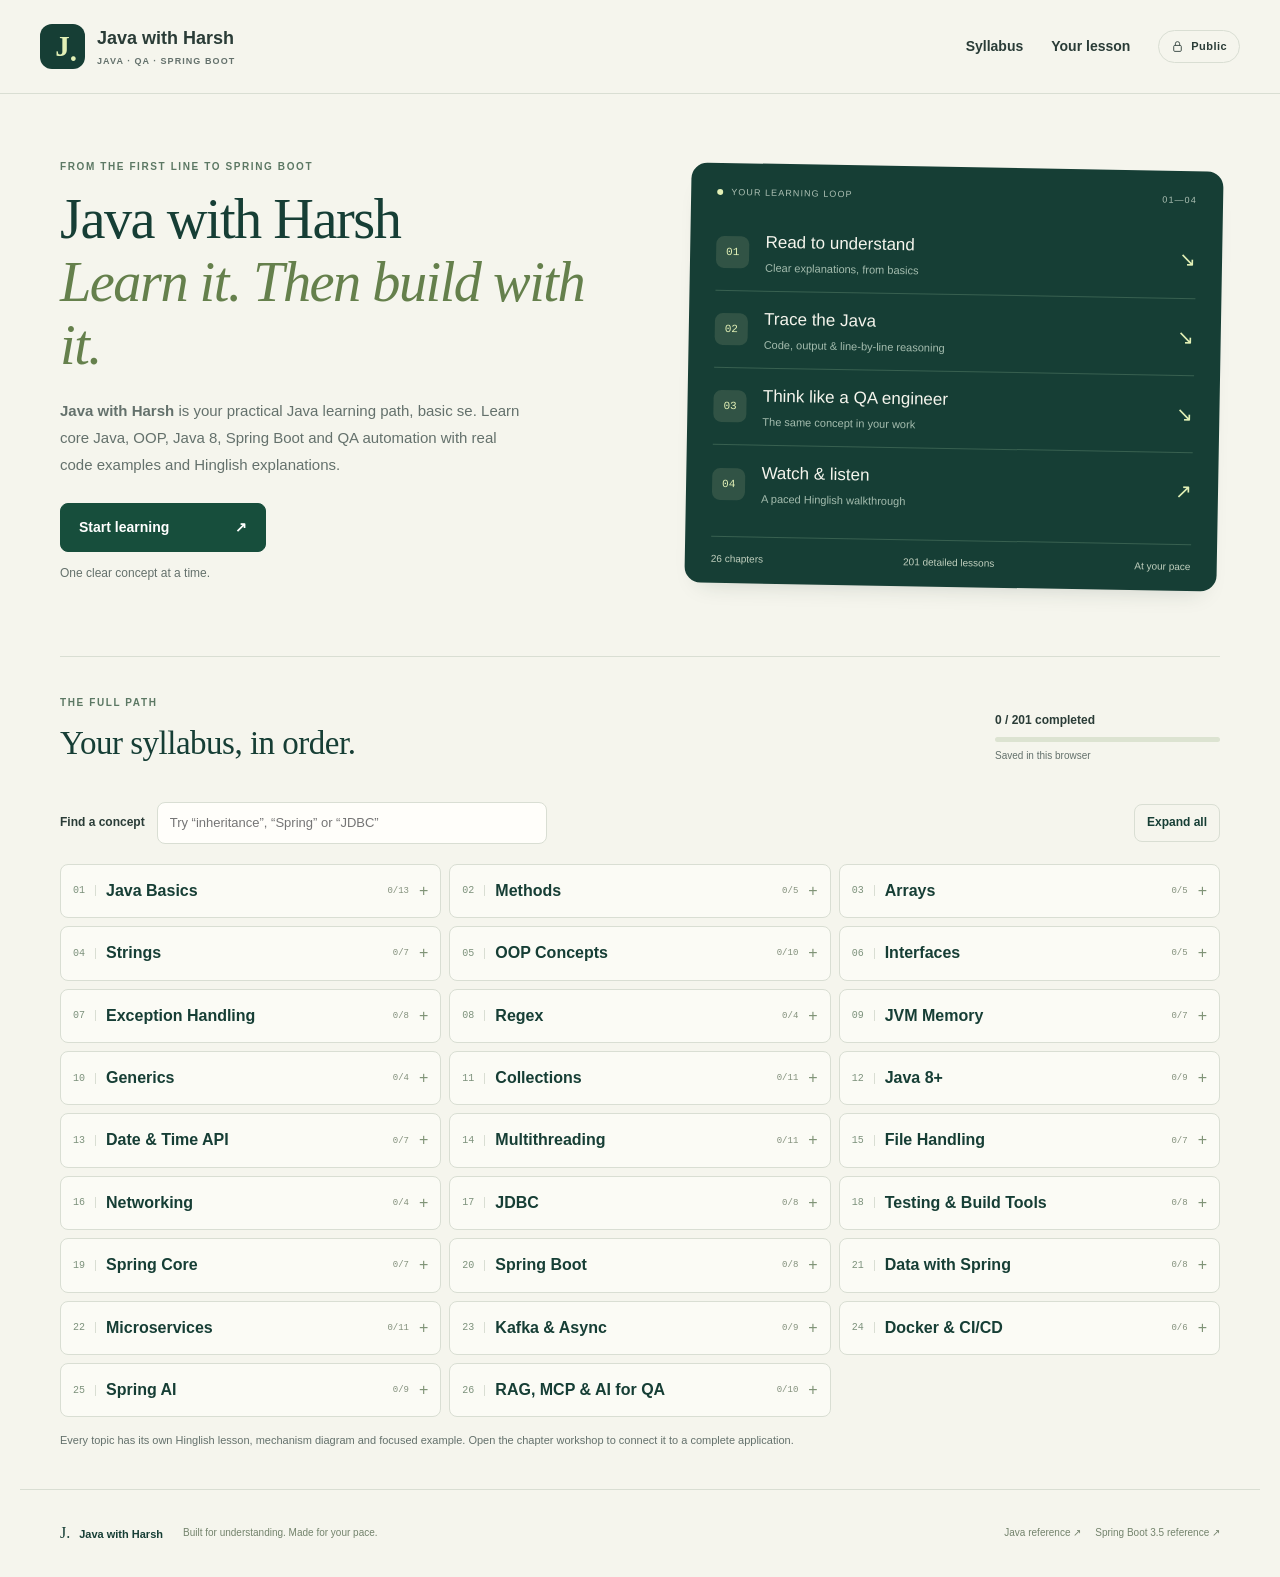
<file: index.html>
<!DOCTYPE html><html lang="en"><head><meta http-equiv="Content-Type" content="text/html; charset=UTF-8"><meta name="viewport" content="width=device-width, initial-scale=1"><meta name="theme-color" content="#153f36"><meta name="robots" content="index,follow,max-image-preview:large"><title>Java with Harsh – Java, Spring Boot & QA Automation Course</title><link rel="icon" href="data:image/svg+xml,%3Csvg xmlns='http://www.w3.org/2000/svg' viewBox='0 0 64 64'%3E%3Crect width='64' height='64' rx='16' fill='%23153f36'/%3E%3Ctext x='10' y='43' font-size='34' fill='%23e4f1b8'%3EJ.%3C/text%3E%3C/svg%3E"><link rel="stylesheet" href="./style.css?v=20260930-article3"><script src="./app.js?v=20260930-fix-highlight4" defer=""></script><meta name="description" content="Java with Harsh is a free Java learning course covering Java basics, OOP, Java 8, Spring Boot, QA automation, Docker, Spring AI, RAG and MCP with practical Hinglish explanations.">
<link rel="canonical" href="https://harshchoubey712.github.io/java-learning-lab/">
<meta property="og:title" content="Java with Harsh">
<meta property="og:description" content="Learn Java from basics to Spring Boot and QA automation with practical examples and Hinglish walkthroughs.">
<meta property="og:type" content="website">
<meta property="og:url" content="https://harshchoubey712.github.io/java-learning-lab/">
<meta property="og:site_name" content="Java with Harsh">
<meta name="twitter:card" content="summary">
<meta name="twitter:title" content="Java with Harsh – Java, Spring Boot & QA Automation Course">
<meta name="twitter:description" content="Learn Java from basics to Spring Boot and QA automation with practical examples and Hinglish walkthroughs.">
<script type="application/ld+json">{"@context":"https://schema.org","@graph":[{"@type":"WebSite","@id":"https://harshchoubey712.github.io/java-learning-lab/#website","url":"https://harshchoubey712.github.io/java-learning-lab/","name":"Java with Harsh","description":"A practical Java learning site covering Java, Spring Boot and QA automation with Hinglish explanations."},{"@type":"Course","name":"Java with Harsh","description":"A guided Java course from core Java basics through Spring Boot, QA automation, Docker, Spring AI, RAG and MCP.","url":"https://harshchoubey712.github.io/java-learning-lab/","provider":{"@type":"Organization","name":"Java with Harsh","url":"https://harshchoubey712.github.io/java-learning-lab/"},"isAccessibleForFree":true} ]}</script>
</head>
<body><a class="skip" href="#lesson">Skip to lesson</a>
<header><a class="brand" href="#"><span class="logo">J<span>.</span></span><span>Java with Harsh<small>JAVA · QA · SPRING BOOT</small></span></a><nav aria-label="Main"><a href="#syllabus">Syllabus</a><a href="#lesson">Your lesson</a><span class="private"><svg viewBox="0 0 24 24" aria-hidden="true"><rect x="5" y="10" width="14" height="11" rx="2"></rect><path d="M8 10V7a4 4 0 0 1 8 0v3"></path></svg>Public</span></nav></header>
<main>
<section class="intro"><div><p class="eyebrow">FROM THE FIRST LINE TO SPRING BOOT</p><h1>Java with Harsh<br><em>Learn it. Then build with it.</em></h1><p class="introtext"><strong>Java with Harsh</strong> is your practical Java learning path, basic se. Learn core Java, OOP, Java 8, Spring Boot and QA automation with real code examples and Hinglish explanations.</p><button id="resume" class="primary">Start learning <span>↗</span></button><p id="resume-label" class="small muted">One clear concept at a time.</p></div><div class="hero-card"><div class="hero-card-top"><span class="dot"></span><span>YOUR LEARNING LOOP</span><span>01—04</span></div><div class="loop"><div><b>01</b><span>Read to understand<small>Clear explanations, from basics</small></span><i>↘</i></div><div><b>02</b><span>Trace the Java<small>Code, output &amp; line-by-line reasoning</small></span><i>↘</i></div><div><b>03</b><span>Think like a QA engineer<small>The same concept in your work</small></span><i>↘</i></div><div><b>04</b><span>Watch &amp; listen<small>A paced Hinglish walkthrough</small></span><i>↗</i></div></div><div class="hero-foot"><span>26 chapters</span><span>201 detailed lessons</span><span>At your pace</span></div></div></section>
<section id="syllabus" class="syllabus"><div class="section-heading"><div><p class="eyebrow">THE FULL PATH</p><h2>Your syllabus, in order.</h2></div><div class="progress-summary"><strong id="progress-text">0 / 201 completed</strong><progress id="total-progress" max="201" value="0" aria-label="Overall course completion"></progress><span>Saved in this browser</span></div></div><div class="searchbar"><label for="search">Find a concept</label><input id="search" type="search" placeholder="Try “inheritance”, “Spring” or “JDBC”"><button id="expand" class="quiet">Expand all</button></div><div id="modules" class="modules"><p>Loading your syllabus…</p></div><p class="syllabus-note">Every topic has its own Hinglish lesson, mechanism diagram and focused example. Open the chapter workshop to connect it to a complete application.</p></section>
<section class="workspace" id="lesson" tabindex="-1"><aside class="lesson-outline"><p class="eyebrow">YOUR LESSON</p><div id="chapter-label"></div><h3 id="outline-title"></h3><nav aria-label="Lesson sections"><a href="#reading"><b>01</b> Reading <span data-status="reading"></span></a><a href="#java"><b>02</b> Java example <span data-status="java"></span></a><a href="#qa"><b>03</b> QA application <span data-status="qa"></span></a><a href="#watch"><b>04</b> Watch &amp; listen <span data-status="watch"></span></a><a href="#practice"><b>+</b> Practice &amp; notes</a></nav><div class="note-card"><strong>Slow is smooth.</strong><p>Predict the output before you reveal it. Understanding one example beats skimming ten.</p></div><button id="syllabus-return" class="quiet">↑ Back to syllabus</button></aside><article id="lesson-content" aria-live="polite"></article></section>
</main><footer><span class="footer-brand">J. <strong>Java with Harsh</strong></span><span>Built for understanding. Made for your pace.</span><div><a href="https://dev.java/learn/" target="_blank" rel="noopener">Java reference ↗</a><a href="https://docs.spring.io/spring-boot/3.5/reference/" target="_blank" rel="noopener">Spring Boot 3.5 reference ↗</a></div></footer><div class="toast" role="status" id="toast"></div>
</body></html>
</file>
<file: style.css>
:root{--paper:#f5f5ed;--ink:#163e35;--text:#2a3c37;--muted:#64716c;--line:#d9ded3;--green:#174e3c;--lime:#e2f0b6;--white:#fffefa;--mono:ui-monospace,SFMono-Regular,Consolas,monospace}*{box-sizing:border-box}html{scroll-behavior:smooth;scroll-padding-top:30px}body{margin:0;background:var(--paper);color:var(--text);font:16px/1.65 -apple-system,BlinkMacSystemFont,"Segoe UI",sans-serif}button,input,select,textarea{font:inherit}button,a,input,select,textarea{touch-action:manipulation}button,a{ -webkit-tap-highlight-color:transparent}button{cursor:pointer}a{color:inherit}button{border:1px solid var(--line);border-radius:8px;background:var(--white);color:var(--ink);padding:10px 16px;font-weight:600}button:hover{background:#e9efdf;border-color:#a8b6a4}button:disabled{opacity:.4;cursor:default}button:focus-visible,a:focus-visible,summary:focus-visible,input:focus-visible,textarea:focus-visible,select:focus-visible{outline:3px solid #669c3c;outline-offset:4px}header{max-width:1320px;margin:auto;padding:24px 40px;display:flex;justify-content:space-between;align-items:center;border-bottom:1px solid var(--line);gap:20px}.brand{display:flex;align-items:center;gap:12px;text-decoration:none;font-size:18px;font-weight:700;line-height:1.35}.brand small{display:block;letter-spacing:.12em;font-size:9px;font-weight:600;color:var(--muted);margin-top:4px}.logo{width:45px;height:45px;display:grid;place-content:center;background:var(--ink);border-radius:12px;color:var(--lime);font:700 29px Georgia;position:relative}.logo span{position:absolute;right:8px;bottom:1px}header nav{display:flex;gap:28px;align-items:center;font-size:13px;font-weight:600}header nav a{text-decoration:none}.private{border:1px solid var(--line);border-radius:30px;padding:6px 12px;display:flex;gap:7px;align-items:center;font-size:11px;letter-spacing:.04em}.private svg{width:13px;fill:none;stroke:currentColor;stroke-width:1.6}main{max-width:1240px;margin:0 auto;padding:0 40px}.intro{display:grid;grid-template-columns:1.05fr 1fr;gap:70px;padding:65px 0 60px;align-items:center}.eyebrow{font-size:10px;letter-spacing:.16em;font-weight:700;color:#5c7864;margin:0 0 12px}h1{font:500 clamp(38px,4.4vw,61px)/1.12 Georgia,serif;letter-spacing:-1.5px;color:var(--ink);margin:12px 0 20px}h1 em{color:#65804c;font-weight:400}h2{font:500 33px/1.25 Georgia,serif;letter-spacing:-.5px;color:var(--ink);margin:0}h3{color:var(--ink)}.introtext{font-size:15px;max-width:460px;color:var(--muted);line-height:1.8;margin-bottom:25px}.primary{background:var(--green);color:#fff;border:1px solid var(--green);border-radius:8px;min-height:44px}.primary:hover{background:#246049;color:white;border-color:#246049}#resume{width:206px;display:flex;justify-content:space-between;font-size:14px;padding:12px 18px}.small{font-size:12px}.muted{color:var(--muted)}.hero-card{background:var(--ink);color:var(--paper);border-radius:16px;padding:22px 26px 16px;transform:rotate(1deg);box-shadow:0 14px 25px -16px #1c362936}.hero-card-top{display:flex;gap:8px;font-size:9px;letter-spacing:.12em;color:#adc0b4;align-items:center}.hero-card-top>span:last-child{margin-left:auto}.dot{height:6px;width:6px;border-radius:10px;background:var(--lime)}.loop{padding:14px 0}.loop>div{display:flex;gap:16px;align-items:center;padding:14px 0;border-bottom:1px solid #386050}.loop>div:last-child{border:0}.loop b{font:11px var(--mono);background:#315345;border-radius:8px;padding:10px;color:var(--lime)}.loop span{font-size:17px}.loop small{display:block;color:#a4bcae;font-size:11px;margin-top:2px}.loop i{margin-left:auto;color:var(--lime);font-size:20px;font-style:normal}.hero-foot{display:flex;justify-content:space-between;gap:10px;border-top:1px solid #386050;padding-top:14px;font-size:10px;color:#c0cfbe}.section-heading{display:flex;align-items:flex-end;justify-content:space-between;gap:20px;margin-bottom:24px}.progress-summary{display:grid;gap:6px;width:225px}.progress-summary strong{font-size:12px}.progress-summary span{font-size:10px;color:var(--muted)}progress{appearance:none;width:100%;height:5px;border:none;border-radius:4px;overflow:hidden;background:#dce3d1}progress::-webkit-progress-bar{background:#dce3d1}progress::-webkit-progress-value{background:#698b45}progress::-moz-progress-bar{background:#698b45}.syllabus{border-top:1px solid var(--line);padding-top:38px;padding-bottom:40px}.searchbar{display:flex;gap:12px;align-items:center;padding:14px 0 20px}.searchbar label{font-size:12px;font-weight:600}.searchbar input{flex:1;max-width:390px;min-width:0;background:var(--white);border:1px solid var(--line);padding:9px 12px;border-radius:8px;font-size:13px;color:var(--ink)}.searchbar button{margin-left:auto}.quiet{background:transparent;font-size:12px;padding:8px 12px}.modules{display:grid;grid-template-columns:repeat(3,minmax(0,1fr));gap:8px;align-items:start}.module{border:1px solid var(--line);border-radius:8px;background:#fbfbf5;overflow:hidden}.module summary{list-style:none;display:flex;gap:10px;padding:13px 12px;align-items:center;cursor:pointer;font-size:12px;font-weight:600;color:var(--ink)}summary::-webkit-details-marker{display:none}.module summary .modnum{font:10px var(--mono);color:#7d927c;border-right:1px solid var(--line);padding-right:10px}.module summary .modmeta{margin-left:auto;white-space:nowrap;font:9px var(--mono);color:#83907c}.module summary .chevron{font-weight:400;color:#809477}.module[open]{background:var(--white);border-color:#a8ba9a}.module[open] .chevron{transform:rotate(45deg)}.module ol{list-style:none;margin:0;padding:0 8px 10px}.topic-btn{width:100%;border:0;background:transparent;text-align:left;font-size:11px;line-height:1.45;padding:7px 9px;border-radius:5px;font-weight:400;display:flex;gap:9px;align-items:center}.topic-btn:hover,.topic-btn.selected{background:#eaf0df}.topic-btn .topic-state{font-size:9px;color:#659244;flex:0 0 10px}.module .chapter-info{font-size:10px;margin:0 17px 8px;color:var(--muted)}.syllabus-note{font-size:11px;color:var(--muted);margin:14px 0 0}.workspace{display:grid;grid-template-columns:235px minmax(0,1fr);gap:40px;align-items:start;border-top:1px solid var(--line);padding-top:40px;margin-bottom:65px;outline:0}.lesson-outline{position:sticky;top:30px;padding-right:22px}.lesson-outline h3{font:500 22px/1.3 Georgia;margin:12px 0 24px}.lesson-outline #chapter-label{font-size:11px;color:var(--muted)}.lesson-outline nav{display:grid;gap:4px}.lesson-outline nav a{display:flex;gap:10px;align-items:center;text-decoration:none;font-size:12px;padding:10px 0;border-bottom:1px solid #e2e5da}.lesson-outline nav a b{font:10px var(--mono);color:#74866c}.lesson-outline nav a span{margin-left:auto;color:#698b45}.note-card{background:#eaf0df;padding:18px;margin:28px 0 17px;border-radius:8px;font-size:12px}.note-card strong{color:var(--ink)}.note-card p{color:#61725c;font-size:11px;line-height:1.7;margin:8px 0 0}.lesson-header{padding:0 0 22px}.lesson-header .badge{font-size:10px;border:1px solid #cbd9bb;border-radius:20px;padding:4px 9px;background:#eef3e3}.lesson-meta{display:flex;gap:8px;flex-wrap:wrap;align-items:center;font-size:11px;color:var(--muted);margin-bottom:15px}.lesson-header h2{font-size:36px;margin-bottom:10px}.lesson-header p{font-size:13px;color:var(--muted);margin:0}.lesson-block{background:var(--white);border:1px solid var(--line);padding:26px;border-radius:12px;margin-bottom:18px;scroll-margin-top:20px}.block-title{display:flex;align-items:center;gap:12px;margin-bottom:18px}.block-title .step{background:#edf1e3;color:#6b8055;font:11px var(--mono);padding:7px 9px;border-radius:6px}.block-title h3{font:500 24px/1.3 Georgia;margin:0}.block-title .type{margin-left:auto;font-size:10px;letter-spacing:.06em;color:var(--muted)}.lesson-block p{font-size:14px;line-height:1.85;margin:10px 0 16px}.topic-notes{display:grid;gap:9px;margin-top:24px}.concept-note{padding:15px 16px;background:#f6f7ef;border-radius:8px;scroll-margin-top:28px}.concept-note h4{margin:0 0 4px;font-size:13px;color:var(--ink)}.concept-note p{margin:0;font-size:12px;color:#5c6b61;line-height:1.8}.focus-concept{outline:2px solid #7c9d55;background:#edf5df}.codebox{border-radius:10px;overflow:hidden;background:#152a27;color:#d9e9d6;margin:15px 0}.codebar{display:flex;align-items:center;justify-content:space-between;padding:8px 13px;background:#203a32;font:10px var(--mono);color:#afc6b5}.copy{padding:5px 9px;background:#314f42;color:#e0efcf;border:1px solid #4a6955;font:10px var(--mono);border-radius:4px}.copy:hover{background:#416149;color:#fff}.codebox pre{margin:0;padding:18px;overflow:auto;max-height:570px;tab-size:2;font:12px/1.75 var(--mono)}code{font-family:var(--mono);font-size:.92em}p code,li code{background:#edf2e6;color:#345035;padding:2px 4px;border-radius:3px;overflow-wrap:anywhere}.run{padding:12px 14px;border-left:3px solid #b2c78d;background:#f2f5e9;font-size:11px;line-height:1.75;overflow-wrap:anywhere}.output{margin:14px 0;border:1px solid var(--line);border-radius:8px;padding:12px 14px;font-size:12px}.output summary{cursor:pointer;font-weight:600;color:var(--ink)}.output pre{white-space:pre-wrap;font:12px/1.7 var(--mono);padding:8px 0;margin:5px 0 0}.walk{padding-left:22px;font-size:13px;line-height:1.85}.walk li{margin-bottom:10px;padding-left:4px}.walk li::marker{color:#709050}.check-row{display:flex;align-items:center;gap:9px;margin-top:20px;padding-top:15px;border-top:1px solid var(--line);font-size:11px;color:#657559;cursor:pointer}.check-row input{accent-color:#476a37;width:16px;height:16px}.qa-callout{border-left:3px solid #c1d7a2;padding:2px 16px;margin:12px 0 18px}.qa-callout p{font-size:13px}.player{background:#193e33;border-radius:10px;color:#f3f7e9;padding:20px}.player-top{display:flex;gap:12px;align-items:center;color:#bcd0bc;font-size:10px;letter-spacing:.08em;border-bottom:1px solid #365d4b;padding-bottom:12px}.player-top #slide-count{margin-left:auto;font-family:var(--mono)}.slide{min-height:220px;padding:24px 0 16px}.slide h4{font:500 27px/1.3 Georgia;margin:0 0 18px;color:#e4efb8}.slide p{font-size:15px;line-height:1.85;margin:0;color:#e2eadd}.slide pre{font:11px/1.7 var(--mono);padding:14px;background:#102f27;border-radius:7px;overflow:auto;max-height:230px}.player-controls{display:flex;gap:8px;align-items:center;padding:13px 0 0;border-top:1px solid #365d4b;flex-wrap:wrap}.player-controls button{font-size:11px;background:#315345;border-color:#4c6955;color:#eff5df;padding:9px 12px;min-height:39px}.player-controls #play{background:var(--lime);color:var(--ink);border-color:var(--lime);min-width:104px}.player-settings{display:flex;align-items:center;gap:10px;flex-wrap:wrap;margin:14px 0 0;font-size:10px}.player-settings select{font-size:11px;max-width:185px;border-radius:5px;border:1px solid #486651;background:#315345;color:#e4eddc;padding:5px}.player-settings input{accent-color:var(--lime)}.seek{width:100%;margin:12px 0 0;accent-color:#d6eaa5}.player-note{font-size:10px!important;margin:10px 0 0!important;line-height:1.5!important;color:#b5cbb9!important}.transcript{margin-top:16px;font-size:12px}.transcript>summary{font-weight:600;cursor:pointer}.transcript details{padding:10px 0;border-bottom:1px solid var(--line)}.transcript details p{font-size:12px}.transcript ol{padding-left:18px}.transcript li{padding:7px 0;line-height:1.8}.transcript strong{color:var(--ink)}.practice-task{padding:15px 18px;background:#edf3df;border-radius:8px;font-size:13px}.answer{margin-top:15px;font-size:12px}.answer summary{cursor:pointer;font-weight:600}.answer p{font-size:12px}.notes-label{display:block;font-weight:600;font-size:12px;margin:20px 0 7px}textarea{width:100%;min-height:110px;padding:12px;background:#fcfcf7;border:1px solid var(--line);color:var(--text);border-radius:8px;font-size:12px;resize:vertical}.bottom-nav{display:flex;gap:10px;align-items:center;justify-content:space-between;flex-wrap:wrap}.bottom-nav button{font-size:12px}.bottom-nav #mark{margin-left:auto}.completion-banner{border:1px solid #c4d6ae;background:#edf4e1;color:#52723f;border-radius:8px;padding:11px 14px;font-size:12px;margin-bottom:16px}.lesson-tip{font-size:10px;color:var(--muted);margin:12px 0}.empty{padding:24px;border:1px dashed var(--line);border-radius:8px;grid-column:1/-1;font-size:13px}footer{max-width:1240px;margin:0 auto;border-top:1px solid var(--line);padding:30px 40px;display:flex;gap:20px;align-items:center;font-size:10px;color:#73836c}.footer-brand{color:var(--ink);font-size:16px;font-family:Georgia}.footer-brand strong{font:600 11px -apple-system,BlinkMacSystemFont,"Segoe UI",sans-serif;margin-left:5px}footer>div{display:flex;gap:14px;margin-left:auto}footer a{text-decoration:none}.toast{position:fixed;bottom:22px;left:50%;transform:translateX(-50%);background:var(--ink);color:var(--lime);padding:11px 20px;border-radius:9px;box-shadow:0 8px 22px #0002;max-width:90vw;font-size:12px;z-index:20;opacity:0;pointer-events:none;transition:opacity .2s}.toast.visible{opacity:1}.skip{position:absolute;top:-100px;left:16px;background:var(--lime);padding:10px;z-index:50}.skip:focus{top:10px}::-webkit-scrollbar{width:8px;height:8px}::-webkit-scrollbar-thumb{background:#97aa9155;border-radius:8px}@media(max-width:1000px){.intro{gap:35px}.workspace{grid-template-columns:195px minmax(0,1fr);gap:25px}.modules{grid-template-columns:repeat(2,minmax(0,1fr))}.lesson-block{padding:21px}.loop span{font-size:15px}}@media(max-width:720px){header{padding:18px 20px}header nav{gap:16px}header nav a{display:none}main{padding:0 20px}.intro{padding:32px 0;gap:26px;grid-template-columns:1fr}.intro h1{font-size:45px}.introtext{max-width:520px}.hero-card{transform:none;padding:18px 22px}.loop>div{padding:10px 0}.loop small{font-size:10px}.hero-foot{font-size:9px}.section-heading{align-items:flex-start;gap:20px}.section-heading h2{font-size:27px}.progress-summary{width:130px;flex-shrink:0}.progress-summary strong{font-size:10px}.modules{grid-template-columns:repeat(2,minmax(0,1fr))}.module summary{font-size:11px;padding:12px 9px;gap:7px}.module summary .modnum{padding-right:7px}.module summary .modmeta{display:none}.searchbar{flex-wrap:wrap;gap:8px}.searchbar label{width:100%}.searchbar input{font-size:12px}.workspace{display:block;padding-top:25px}.lesson-outline{position:static;padding:0;margin-bottom:23px}.lesson-outline h3,.lesson-outline #chapter-label,.lesson-outline .note-card,.lesson-outline .eyebrow,.lesson-outline>button{display:none}.lesson-outline nav{display:flex;gap:0;flex-wrap:wrap;border:1px solid var(--line);border-radius:9px;padding:5px 8px;background:#fdfdf5}.lesson-outline nav a{border:0;padding:8px 6px;font-size:10px;flex:1;gap:5px;white-space:nowrap}.lesson-outline nav a:last-child{display:none}.lesson-outline nav a b{font-size:9px}.lesson-header h2{font-size:30px}.lesson-block{padding:19px 16px}.block-title h3{font-size:22px}.block-title .type{display:none}.lesson-block p{font-size:13px}.codebox pre{font-size:11px;padding:13px}.slide p{font-size:14px}.slide h4{font-size:24px}.player{padding:16px}.player-controls{gap:6px}.player-controls button{padding:8px 10px}.player-settings select{max-width:145px}.bottom-nav{gap:7px}.bottom-nav button{font-size:11px;padding:10px}.bottom-nav #mark{margin-left:0;flex:1}.bottom-nav #prev{order:2;flex:1}.bottom-nav #next{order:3;flex:1}footer{padding:25px 20px;flex-wrap:wrap;gap:10px}footer>div{width:100%;margin-left:0}}@media(max-width:370px){main{padding:0 14px}.intro h1{font-size:39px}.brand{font-size:15px}.private{padding:5px 8px}.modules{grid-template-columns:1fr}.section-heading{flex-direction:column}.progress-summary{width:100%}}@media(prefers-reduced-motion:reduce){html{scroll-behavior:auto}*{transition:none!important}}

/* Dedicated article pages preserve the existing green course identity. */
body:not(.lesson-route) .workspace{display:none}
.lesson-route .intro,.lesson-route .syllabus{display:none}
.lesson-route .workspace{padding-top:32px;min-height:75vh}
.topic-btn{display:flex;text-align:left;text-decoration:none;cursor:pointer}
#lesson-content{min-width:0}
#all-topics{margin:0 0 20px;min-height:44px;font-size:14px}
.lesson-header p,.lesson-block p,.walk,.practice-task,.answer,.answer p,.transcript,.transcript li{font-size:1rem;line-height:1.85}
.lesson-block h4{font-size:1.15rem;margin:24px 0 10px}
.lesson-block h5{font-size:1rem;margin:0 0 8px}
.lesson-tip,.run,.notes-label,.notes-label+textarea,.check-row,.codebar,.codebar button,.codebar span,.player-controls button,.player-settings,.player-settings select,.player-note,.bottom-nav button{font-size:.875rem}
.player-top,.lesson-meta,.type,.badge,.modmeta,.chapter-info{font-size:.8125rem}
.concept-diagram{margin:26px 0;padding:24px;background:#f8faf5;border:1px solid var(--line);border-radius:12px}
.concept-diagram figcaption{font-size:1rem;font-weight:700;margin-bottom:20px;color:var(--ink)}
.concept-diagram svg{display:block;width:min(100%,480px);height:auto;margin:auto}
.concept-diagram p{margin:16px 0 0!important}
.mistake-box{margin:24px 0;padding:18px 22px;background:#fff5e6;border-left:4px solid #a16c25;border-radius:0 10px 10px 0}
.mistake-box h4{margin:0 0 8px}.mistake-box p{margin:0}
.usage-list{display:grid;gap:12px}.usage-list>div{padding:18px;background:#f1f5eb;border:1px solid var(--line);border-radius:8px}
.usage-list p{margin:0}
.chapter-context,.chapter-workshop{border:1px solid var(--line);border-radius:10px;padding:18px;margin:22px 0}
.chapter-context summary,.chapter-workshop summary{cursor:pointer;font-size:1rem;font-weight:600;line-height:1.5}
.chapter-workshop .codebox{margin-top:20px}
.workshop-output{background:#edf3ef;padding:16px;overflow:auto;font-size:.875rem}
.lesson-references{display:flex;flex-wrap:wrap;gap:10px 20px;margin:24px 0;font-size:.875rem}
.lesson-references strong{width:100%}.lesson-references a{text-underline-offset:4px}
.codebox pre{font-size:.875rem;line-height:1.8;tab-size:4}
.lesson-outline nav a{font-size:.875rem}.lesson-outline #syllabus-return{display:block;font-size:.875rem;margin-top:14px}
header nav a{font-size:.875rem;display:inline}
.module summary{font-size:1rem}.topic-btn{font-size:.9375rem;min-height:44px}
.bottom-nav button{min-height:44px}.player-note{font-size:.875rem!important}
@media(max-width:720px){
 .modules{grid-template-columns:1fr}.module summary{padding:16px;font-size:1rem}
 .lesson-route main{padding:0 14px}.lesson-block{padding:24px 18px}
 .lesson-outline nav a{font-size:.8125rem;flex:1 1 40%;padding:8px}
 .lesson-outline nav a:last-child{display:flex}.lesson-outline #syllabus-return{display:none}
 .concept-diagram{padding:18px 10px}.lesson-block p{font-size:1rem}
 header nav{gap:12px}header nav a{font-size:.8125rem}header .private{display:none}
 .brand{font-size:16px}.brand small{font-size:10px}
 .block-title h3{font-size:1.4rem;overflow-wrap:anywhere}.lesson-header h2{font-size:2rem}
 .codebox pre{font-size:.8125rem}.codebar{gap:10px;flex-wrap:wrap}
 .lesson-meta{gap:8px;flex-wrap:wrap}.player-settings select{max-width:170px}
 .bottom-nav{position:static}.lesson-block{overflow-wrap:break-word}
}


/* Depth-2 lesson explanation blocks */
.why-card,.analogy-card,.deep-breakdown,.real-example{
  margin:24px 0;
  border:1px solid #cfded7;
  border-radius:18px;
  padding:20px 22px;
  background:#f8fbf9;
}
.why-card h4,.analogy-card h4,.deep-breakdown h4,.real-example h4{margin:0 0 10px;color:#153f36}
.why-card{border-left:5px solid #406f60}
.analogy-card{
  background:#f4f8df;
  border-color:#d4df9c;
  position:relative;
}
.analogy-label{
  display:inline-block;
  margin-bottom:8px;
  font-size:.72rem;
  font-weight:800;
  letter-spacing:.12em;
  color:#53622d;
}
.deep-breakdown ol{margin:10px 0 0;padding-left:1.35rem}
.deep-breakdown li{margin:.65rem 0;line-height:1.65}
.real-example{
  background:#fff;
  border:2px solid #d8e4df;
  box-shadow:0 10px 30px rgba(21,63,54,.06);
}
.real-example-head{
  display:flex;
  flex-direction:column;
  gap:4px;
  margin-bottom:14px;
}
.real-example-head span{
  font-size:.72rem;
  font-weight:800;
  letter-spacing:.12em;
  color:#406f60;
}
.real-example-head strong{font-size:1.08rem;color:#153f36}
.real-example .codebox{margin-top:14px}
.real-example .walk{margin-top:10px}
@media (max-width:700px){
  .why-card,.analogy-card,.deep-breakdown,.real-example{padding:16px 15px;border-radius:14px}
}

.use-card,.rules-card{
  margin:20px 0;
  border-radius:16px;
  padding:18px 20px;
  border:1px solid #d8e4df;
  background:#fff;
}
.use-card h4,.rules-card h4{margin:0 0 10px;color:#153f36}
.use-card ul,.rules-card ul{margin:0;padding-left:1.25rem}
.use-card li,.rules-card li{margin:.65rem 0;line-height:1.6}
.rules-card{background:#f7f9fa}
.rules-card strong{color:#234f45}

.master-explanation,.runtime-card,.line-explain{margin:1.25rem 0;padding:1.1rem 1.2rem;border:1px solid #ccd9d2;border-radius:14px;background:#fbfdfb}
.master-explanation h4,.runtime-card h4{margin:.25rem 0 .8rem}
.master-explanation p{margin:.7rem 0;line-height:1.72}
.runtime-card ol{margin:.6rem 0 0;padding-left:1.3rem}
.runtime-card li{margin:.55rem 0;line-height:1.65}
.line-explain{padding:.25rem 1rem}
.line-row{display:grid;grid-template-columns:minmax(260px,42%) 1fr;gap:1rem;padding:.85rem 0;border-bottom:1px solid #e1e8e3;align-items:start}
.line-row:last-child{border-bottom:0}
.line-row code{white-space:pre-wrap;overflow-wrap:anywhere;background:#eef3ef;padding:.55rem .65rem;border-radius:8px;display:block}
.line-row p{margin:.15rem 0;line-height:1.55}
@media (max-width:760px){.line-row{grid-template-columns:1fr;gap:.45rem}.master-explanation,.runtime-card{padding:1rem}}

/* article-depth-3: GFG-inspired learning rhythm, original Java with Harsh styling */
:root{--article-green:#2f7d4a;--article-green-dark:#1f5d37;--article-soft:#f4faf6;--article-yellow:#fff3b8;--article-border:#d8e2dc}
.lesson-block{border-radius:10px;border-color:#dfe5e1;box-shadow:0 1px 2px rgba(20,45,34,.03);padding:30px}
.block-title{border-bottom:1px solid #e4e9e6;padding-bottom:14px;margin-bottom:24px}
.block-title h3{position:relative;font-family:Georgia,serif;font-size:25px}
.block-title h3:after{content:"";display:block;width:58px;height:3px;background:var(--article-green);border-radius:3px;margin-top:8px}
.master-explanation{background:#fff;border:0;border-radius:0;padding:0;margin:26px 0}
.master-explanation>h4{font:700 22px/1.35 system-ui,-apple-system,sans-serif;color:#173d2b;margin:4px 0 8px;padding-bottom:9px;border-bottom:2px solid #dfe8e2}
.master-intro{background:#f7f9f8;border-left:4px solid var(--article-green);padding:11px 14px;margin:12px 0 22px!important;border-radius:0 7px 7px 0;color:#4c5d53}
.concept-point{padding:0 0 28px;margin:0 0 28px;border-bottom:1px solid #e4e9e6}
.concept-point:last-child{border-bottom:0}
.concept-point h5{display:flex;align-items:center;gap:10px;margin:0 0 10px;font:700 18px/1.4 system-ui,-apple-system,sans-serif;color:#1c3f2c}
.concept-point h5 span{display:inline-grid;place-items:center;width:28px;height:28px;border-radius:50%;background:var(--article-green);color:#fff;font:700 12px/1 system-ui}
.concept-text{font-size:15px!important;line-height:1.75!important;margin:0 0 14px!important;color:#2f3e36}
.keyword-mark{background:linear-gradient(transparent 55%,#dff1c7 55%);color:#143e28;font-weight:700;padding:0 1px}
.inline-example{margin:14px 0 0;padding:15px 16px 14px;border:1px solid #d9e4dc;border-left:4px solid var(--article-green);border-radius:7px;background:var(--article-soft)}
.inline-example.analogy{background:#fffbea;border-left-color:#c79a24}
.inline-example.qa{background:#f3f8ff;border-left-color:#4678b7}
.inline-example.mistake{background:#fff6f2;border-left-color:#c45c3d}
.inline-example.check,.inline-example.practice{background:#faf7ff;border-left-color:#7961a8}
.inline-example.runtime{background:#f5fbfa;border-left-color:#42877c}
.example-label{font:800 11px/1.2 system-ui;letter-spacing:.09em;color:var(--article-green-dark);margin-bottom:7px}
.inline-example.analogy .example-label{color:#8b6915}.inline-example.qa .example-label{color:#315f97}.inline-example.mistake .example-label{color:#9b3f27}
.inline-example p{font-size:13.5px!important;line-height:1.7!important;margin:0 0 8px!important}
.mini-code{margin:10px 0 0;padding:14px 15px;background:#202b27;color:#e8f3eb;border-radius:7px;overflow:auto;font:12px/1.65 var(--mono);white-space:pre}
.mini-output{margin-top:10px;background:#fff;border:1px solid #dfe5e1;border-radius:6px;padding:9px 11px}
.mini-output strong{font-size:11px;text-transform:uppercase;letter-spacing:.06em;color:#50645a}
.mini-output pre{margin:6px 0 0;white-space:pre-wrap;font:12px/1.55 var(--mono)}
.why-card,.analogy-card,.use-card,.mistake-box{border-radius:8px}
.why-card h4,.analogy-card h4,.use-card h4,.mistake-box h4,.real-example h4{display:inline-block;padding-bottom:4px;border-bottom:2px solid #b8d6c2}
.analogy-card h4{border-bottom-color:#d7c46f}.mistake-box h4{border-bottom-color:#e0a28e}
p code,li code{background:#eef6f0;color:#155c35;border:1px solid #d8e8dd;padding:2px 5px;font-weight:650}
.codebox{border-radius:8px;background:#1f2925;border:1px solid #253c31;box-shadow:none}
.codebar{background:#273b31;color:#d5e7da;padding:10px 13px;border-bottom:1px solid #385044;font-size:10px;letter-spacing:.05em}
.codebox pre{font-size:12.5px;line-height:1.7}
.output{background:#fafbfa;border-left:4px solid #789887}
.qa-callout{background:#f4f8ff;border-left:4px solid #4e79ad;padding:12px 15px;border-radius:0 7px 7px 0}
.lesson-references a{color:#236a3d;text-decoration:underline;text-decoration-thickness:1px;text-underline-offset:3px}
@media(max-width:700px){
 .lesson-block{padding:18px 15px;margin-bottom:14px}
 .block-title{align-items:flex-start;flex-wrap:wrap}
 .block-title h3{font-size:22px}
 .block-title .type{width:100%;margin-left:40px;margin-top:-5px}
 .master-explanation>h4{font-size:19px}
 .concept-point h5{font-size:16px}
 .concept-text{font-size:14.5px!important;line-height:1.7!important}
 .inline-example{padding:13px 12px}
 .mini-code{font-size:11.5px}
 .why-card,.analogy-card,.use-card,.real-example{padding:15px 13px}
}
</file>
